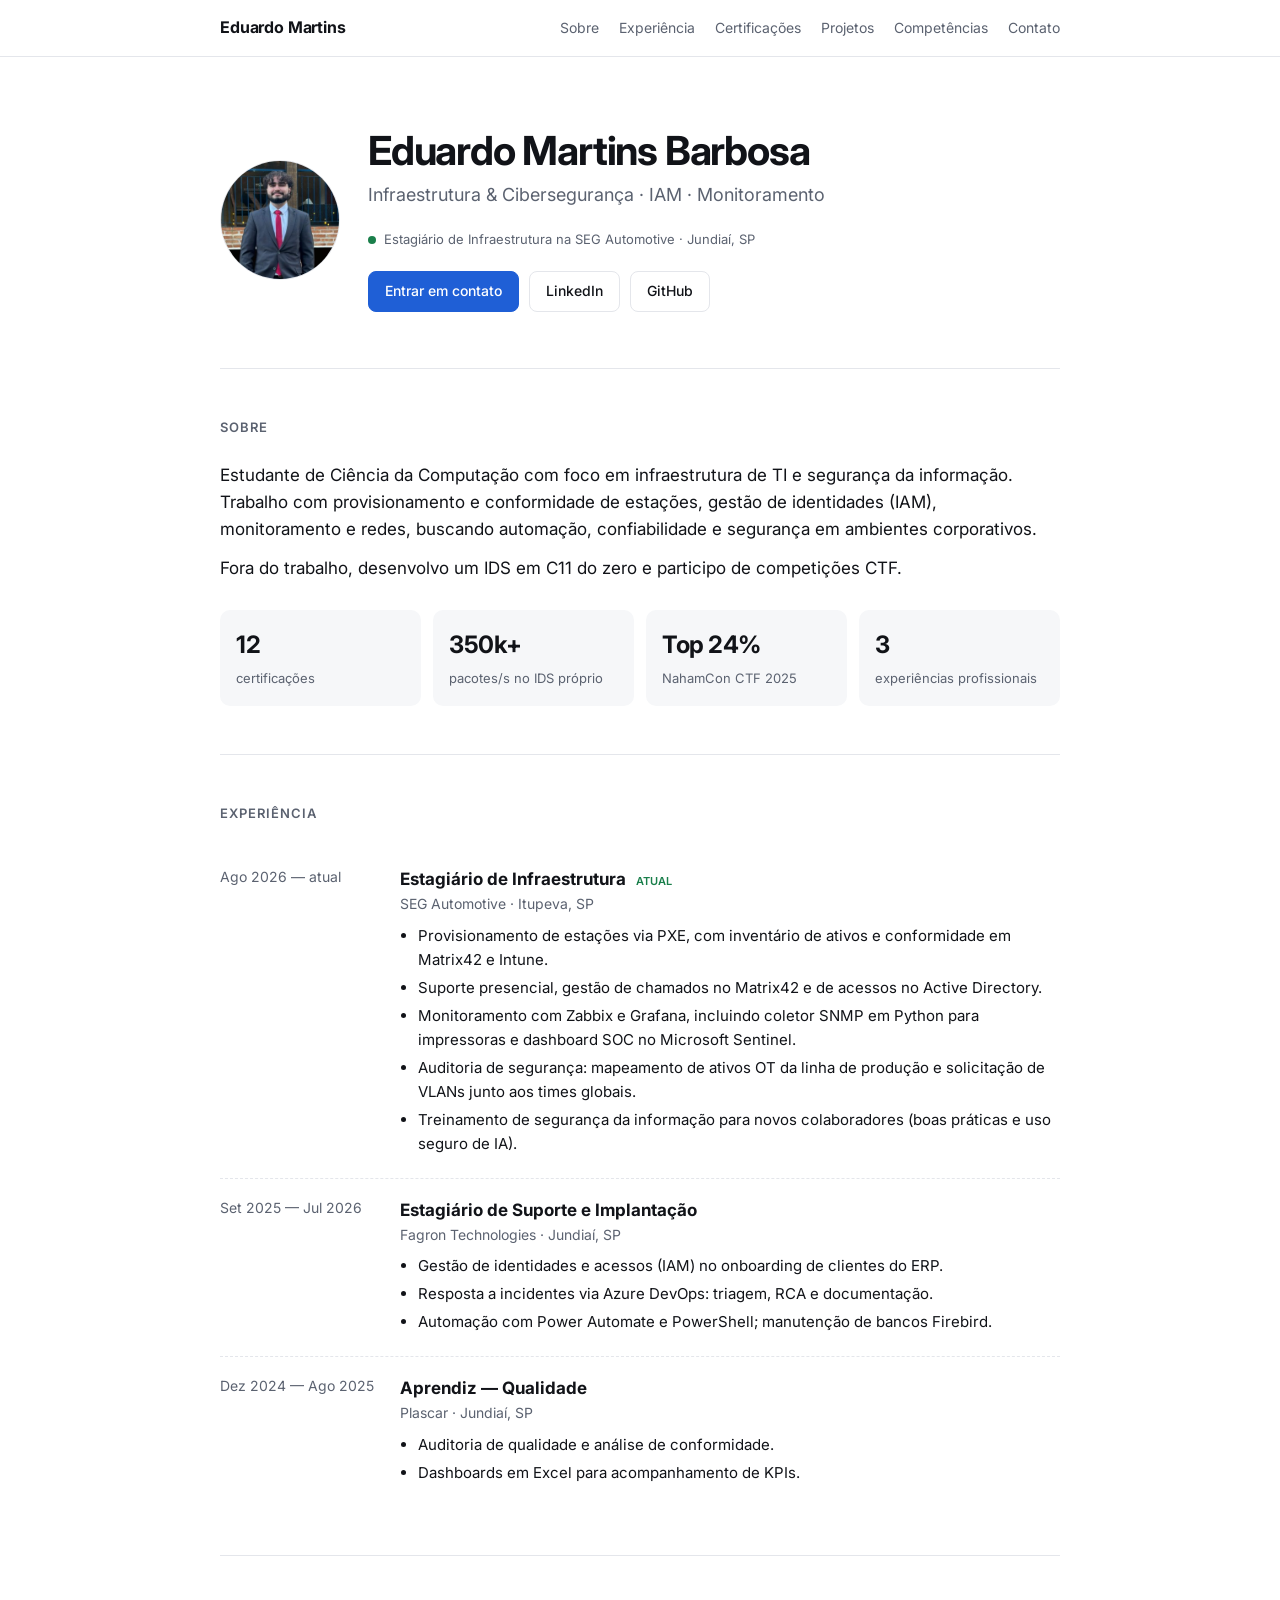
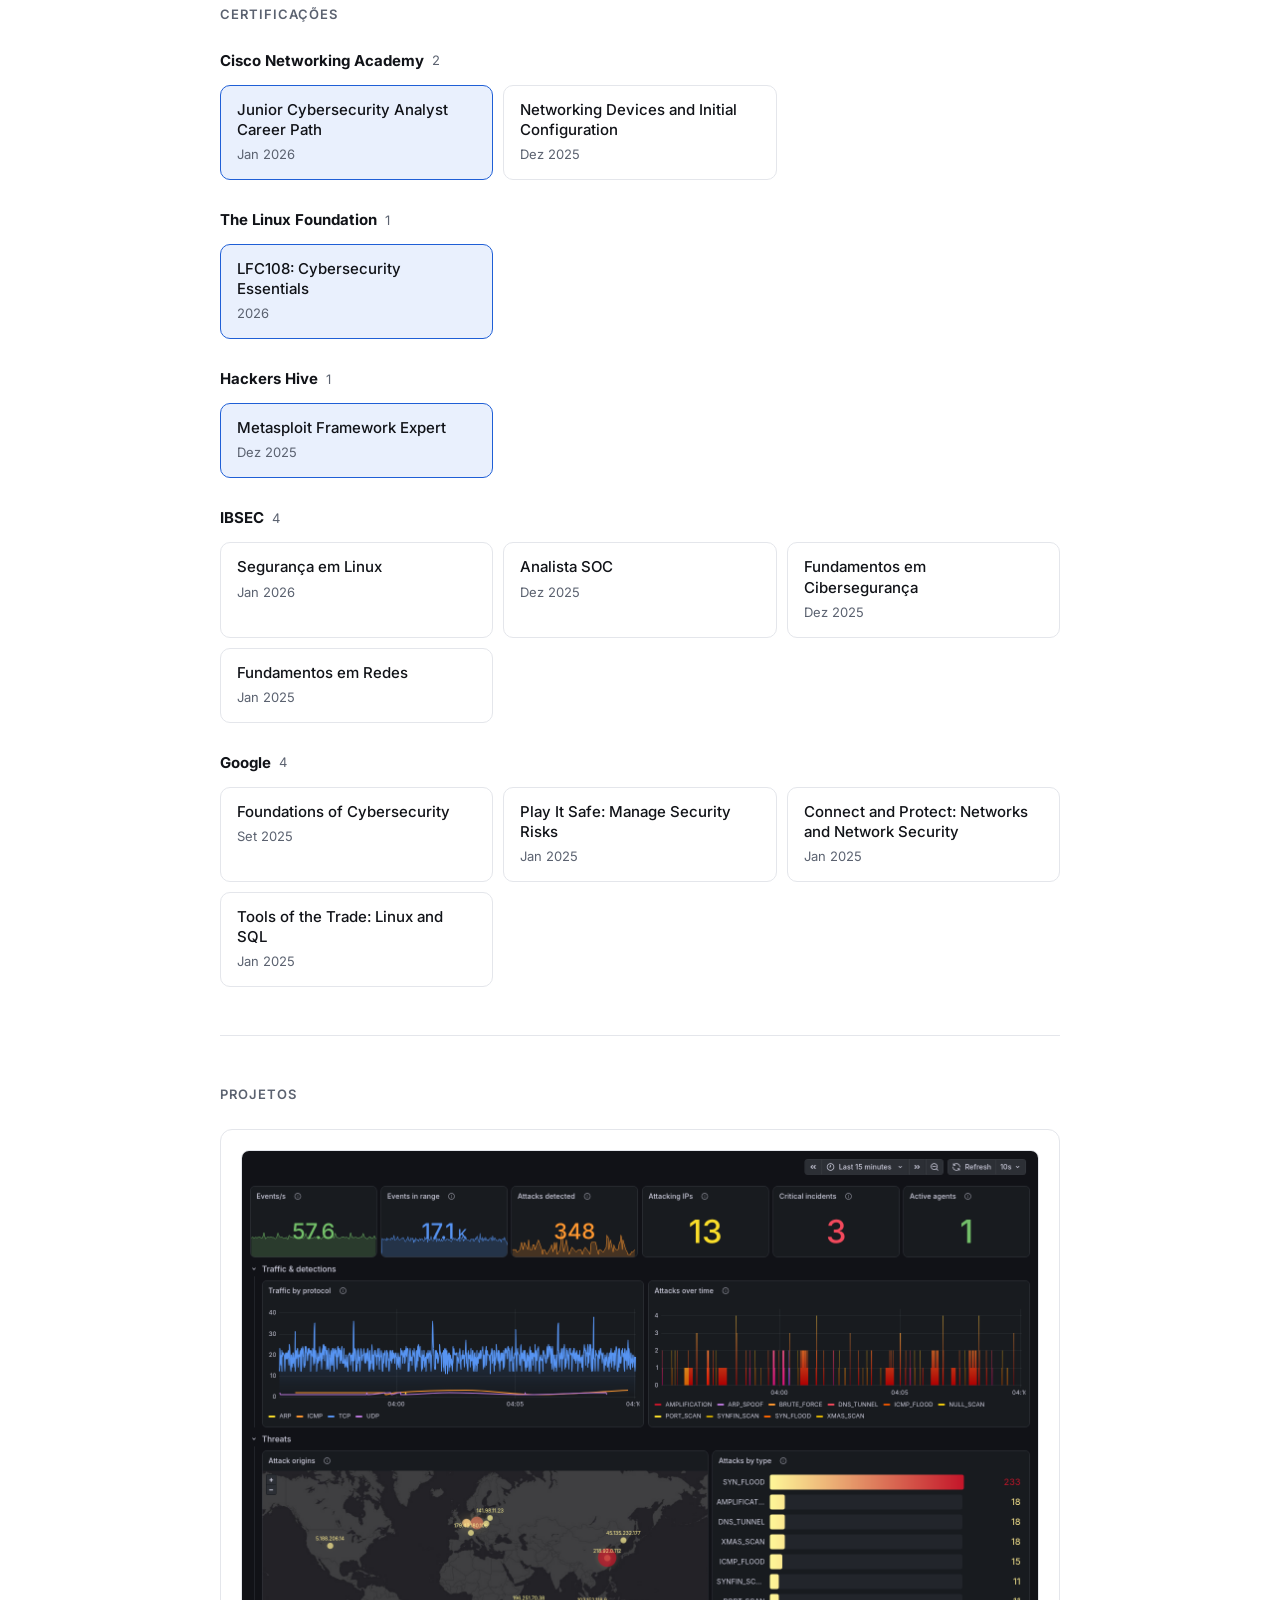
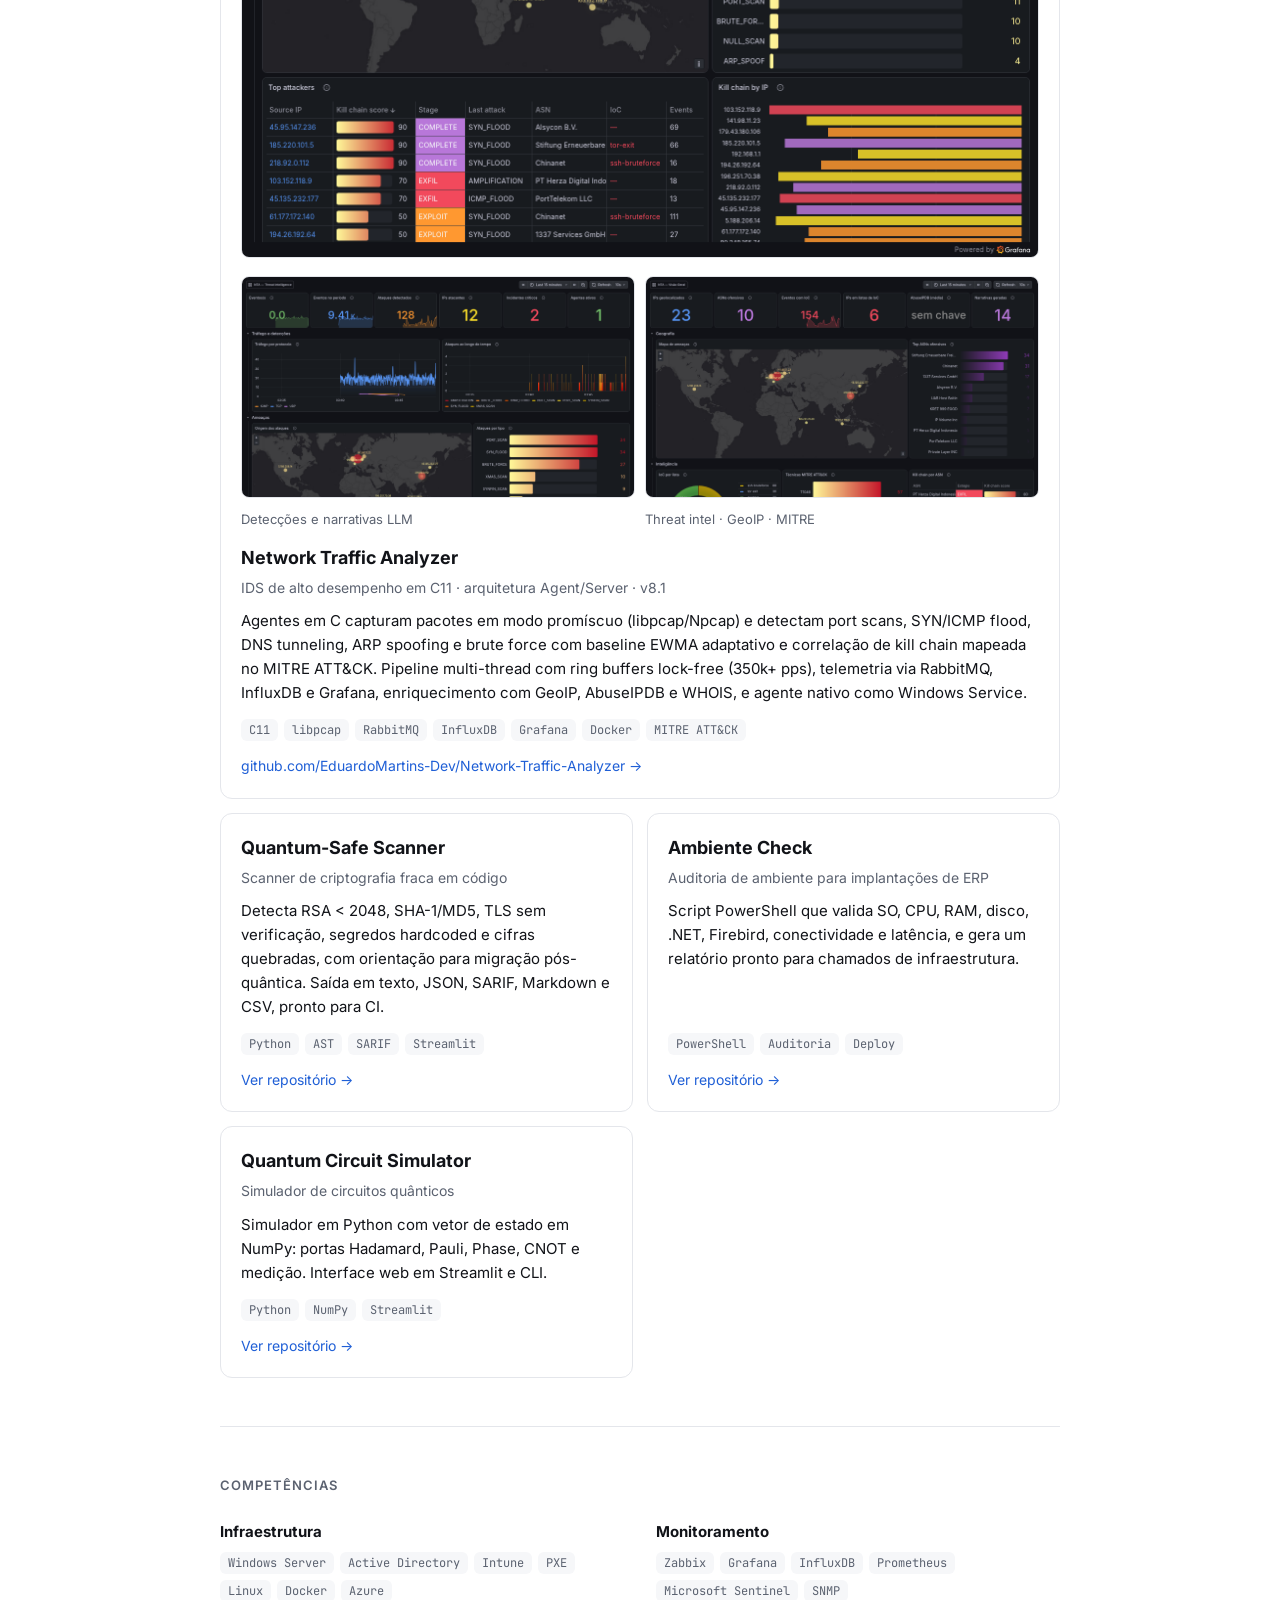
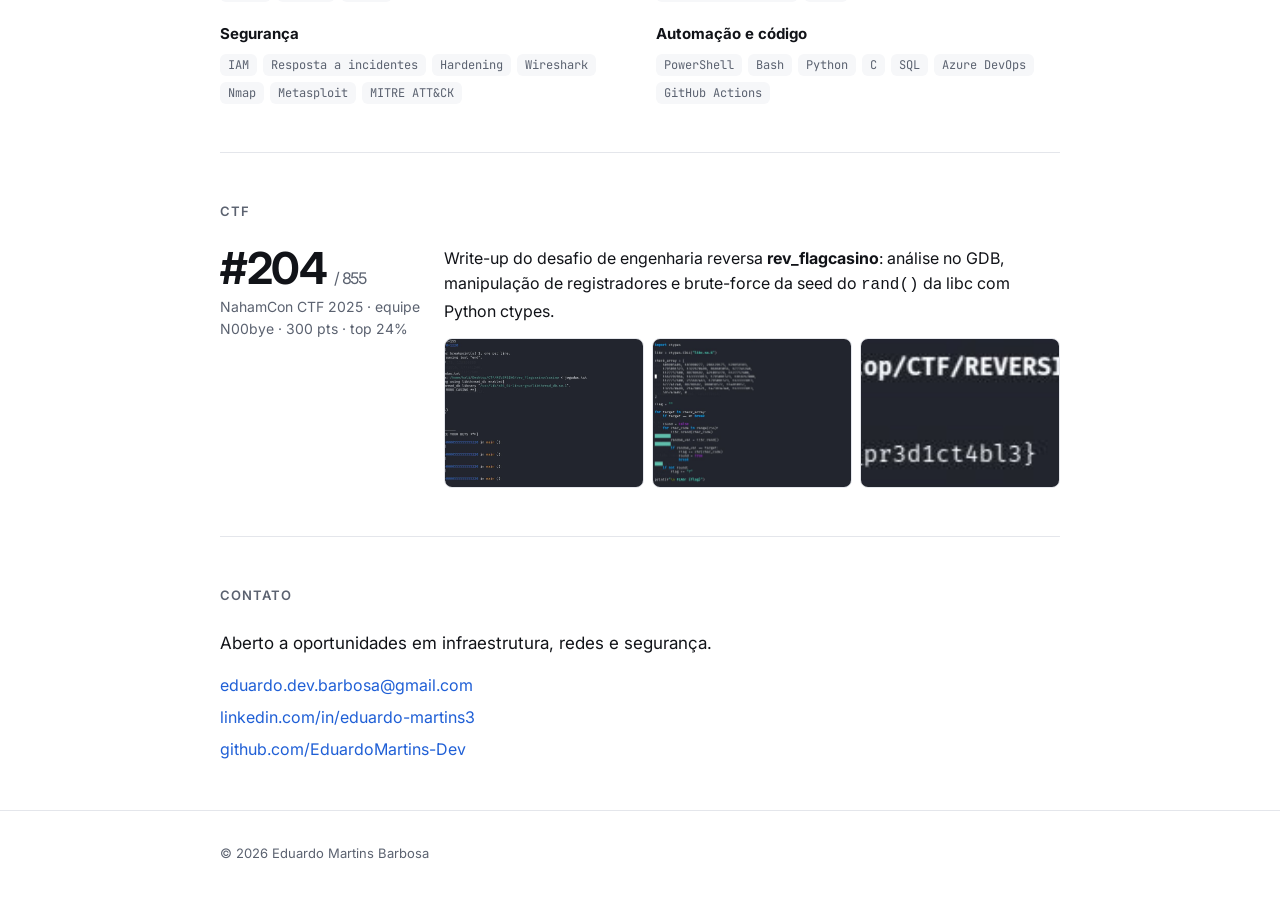
<file: index.html>
<!DOCTYPE html>
<html lang="pt-BR">
<head>
<meta charset="UTF-8">
<meta name="viewport" content="width=device-width, initial-scale=1">
<title>Eduardo Martins Barbosa — Infraestrutura & Segurança</title>
<meta name="description" content="Portfólio de Eduardo Martins Barbosa: infraestrutura, IAM, monitoramento e cibersegurança.">
<link rel="preconnect" href="https://fonts.googleapis.com">
<link rel="preconnect" href="https://fonts.gstatic.com" crossorigin>
<link href="https://fonts.googleapis.com/css2?family=Inter:wght@400;500;600;700&family=JetBrains+Mono:wght@400;500&display=swap" rel="stylesheet">
<style>
  :root {
    --bg: #ffffff;
    --surface: #f6f7f9;
    --text: #111318;
    --muted: #5b6270;
    --line: #e4e6eb;
    --accent: #1f5fd6;
    --accent-soft: #e9f0fd;
    --ok: #1a7f4b;
  }
  @media (prefers-color-scheme: dark) {
    :root {
      --bg: #0e1014;
      --surface: #161920;
      --text: #e8eaef;
      --muted: #9aa1ae;
      --line: #262a33;
      --accent: #6b9cff;
      --accent-soft: #1a2438;
      --ok: #4cc38a;
    }
  }
  * { box-sizing: border-box; }
  html { scroll-behavior: smooth; }
  body {
    margin: 0; background: var(--bg); color: var(--text);
    font: 16px/1.6 'Inter', system-ui, sans-serif;
    -webkit-font-smoothing: antialiased;
  }
  a { color: var(--accent); text-decoration: none; }
  a:hover { text-decoration: underline; }
  .wrap { max-width: 880px; margin: 0 auto; padding: 0 20px; }

  /* Nav */
  header.nav {
    position: sticky; top: 0; z-index: 10;
    background: color-mix(in srgb, var(--bg) 88%, transparent);
    backdrop-filter: blur(8px);
    border-bottom: 1px solid var(--line);
  }
  header.nav .wrap { display: flex; justify-content: space-between; align-items: center; height: 56px; gap: 16px; }
  .brand { font-weight: 700; color: var(--text); letter-spacing: -0.01em; }
  nav.links { display: flex; gap: 20px; font-size: 14px; overflow-x: auto; }
  nav.links a { color: var(--muted); white-space: nowrap; }
  nav.links a:hover { color: var(--text); text-decoration: none; }

  /* Hero */
  .hero { display: grid; grid-template-columns: 120px 1fr; gap: 28px; align-items: center; padding: 72px 0 56px; }
  .hero img { width: 120px; height: 120px; border-radius: 50%; object-fit: cover; border: 1px solid var(--line); }
  .hero h1 { font-size: 40px; line-height: 1.1; letter-spacing: -0.03em; margin: 0 0 8px; }
  .hero .role { font-size: 18px; color: var(--muted); margin: 0 0 16px; }
  .status { display: inline-flex; align-items: center; gap: 8px; font-size: 13px; color: var(--muted); }
  .status::before { content: ""; width: 8px; height: 8px; border-radius: 50%; background: var(--ok); }
  .hero .actions { display: flex; flex-wrap: wrap; gap: 10px; margin-top: 20px; }
  .btn {
    display: inline-block; padding: 8px 16px; border-radius: 8px; font-size: 14px; font-weight: 500;
    border: 1px solid var(--line); color: var(--text); background: var(--bg);
  }
  .btn:hover { border-color: var(--accent); text-decoration: none; }
  .btn.primary { background: var(--accent); border-color: var(--accent); color: #fff; }
  @media (prefers-color-scheme: dark) { .btn.primary { color: #0e1014; } }

  /* Sections */
  section { padding: 48px 0; border-top: 1px solid var(--line); }
  section h2 {
    font-size: 13px; font-weight: 600; text-transform: uppercase; letter-spacing: 0.08em;
    color: var(--muted); margin: 0 0 24px;
  }
  .lead { font-size: 17px; margin: 0; }
  .lead + .lead { margin-top: 12px; }

  /* Highlights */
  .stats { display: grid; grid-template-columns: repeat(4, 1fr); gap: 12px; margin-top: 28px; }
  .stat { background: var(--surface); border-radius: 10px; padding: 16px; }
  .stat b { display: block; font-size: 24px; letter-spacing: -0.02em; }
  .stat span { font-size: 13px; color: var(--muted); }

  /* Timeline */
  .job { display: grid; grid-template-columns: 160px 1fr; gap: 20px; padding: 18px 0; }
  .job + .job { border-top: 1px dashed var(--line); }
  .job .when { font-size: 14px; color: var(--muted); }
  .job h3 { margin: 0; font-size: 17px; }
  .job .org { color: var(--muted); font-size: 14px; margin-bottom: 8px; }
  .job ul { margin: 0; padding-left: 18px; color: var(--text); font-size: 15px; }
  .job li { margin: 4px 0; }
  .tag-now { font-size: 11px; font-weight: 600; color: var(--ok); margin-left: 6px; }

  /* Certifications */
  .cert-group { margin-bottom: 28px; }
  .cert-group:last-child { margin-bottom: 0; }
  .cert-group h3 { font-size: 15px; margin: 0 0 12px; display: flex; align-items: center; gap: 8px; }
  .cert-group h3 small { font-weight: 400; color: var(--muted); font-size: 13px; }
  .certs { display: grid; grid-template-columns: repeat(auto-fill, minmax(240px, 1fr)); gap: 10px; }
  .cert {
    border: 1px solid var(--line); border-radius: 10px; padding: 14px 16px;
    display: flex; flex-direction: column; gap: 4px;
  }
  .cert .name { font-weight: 500; font-size: 15px; line-height: 1.35; }
  .cert .date { font-size: 13px; color: var(--muted); }
  .cert.featured { border-color: var(--accent); background: var(--accent-soft); }

  /* Projects */
  .projects { display: grid; grid-template-columns: 1fr 1fr; gap: 14px; }
  .project {
    border: 1px solid var(--line); border-radius: 12px; padding: 20px;
    display: flex; flex-direction: column;
  }
  .project.wide { grid-column: 1 / -1; }
  .project h3 { margin: 0 0 4px; font-size: 18px; }
  .project .sub { color: var(--muted); font-size: 14px; margin-bottom: 10px; }
  .project p { margin: 0 0 14px; font-size: 15px; }
  .project img { width: 100%; border-radius: 8px; border: 1px solid var(--line); margin-bottom: 14px; }
  .nta-more { display: grid; grid-template-columns: 1fr 1fr; gap: 10px; margin: -4px 0 14px; }
  .nta-more a { display: block; color: var(--muted); font-size: 13px; }
  .nta-more img { aspect-ratio: 16 / 9; object-fit: cover; object-position: top; margin-bottom: 6px; }
  .chips { display: flex; flex-wrap: wrap; gap: 6px; margin-top: auto; }
  .chip {
    font: 12px/1 'JetBrains Mono', monospace; padding: 5px 8px; border-radius: 6px;
    background: var(--surface); color: var(--muted);
  }
  .project .repo { margin-top: 14px; font-size: 14px; }

  /* Skills */
  .skills { display: grid; grid-template-columns: repeat(2, 1fr); gap: 20px 32px; }
  .skills h3 { font-size: 15px; margin: 0 0 8px; }

  /* CTF */
  .ctf { display: grid; grid-template-columns: 200px 1fr; gap: 24px; align-items: start; }
  .ctf .rank { font-size: 44px; font-weight: 700; letter-spacing: -0.03em; line-height: 1; }
  .ctf .rank small { font-size: 16px; color: var(--muted); font-weight: 400; }
  .ctf .meta { font-size: 14px; color: var(--muted); margin-top: 6px; }
  .shots { display: grid; grid-template-columns: repeat(3, 1fr); gap: 8px; margin-top: 14px; }
  .shots img { width: 100%; aspect-ratio: 4 / 3; object-fit: cover; border-radius: 8px; border: 1px solid var(--line); display: block; }

  /* Contact */
  .contact-list { display: flex; flex-direction: column; gap: 6px; font-size: 16px; }
  footer { padding: 32px 0 48px; color: var(--muted); font-size: 13px; border-top: 1px solid var(--line); }

  @media (max-width: 720px) {
    nav.links { display: none; }
    .hero { grid-template-columns: 1fr; gap: 20px; padding: 48px 0 40px; }
    .hero img { width: 96px; height: 96px; }
    .hero h1 { font-size: 32px; }
    .stats { grid-template-columns: repeat(2, 1fr); }
    .job { grid-template-columns: 1fr; gap: 4px; }
    .projects, .skills, .ctf { grid-template-columns: 1fr; }
  }
</style>
</head>
<body>

<header class="nav">
  <div class="wrap">
    <a class="brand" href="#top">Eduardo Martins</a>
    <nav class="links">
      <a href="#sobre">Sobre</a>
      <a href="#experiencia">Experiência</a>
      <a href="#certificacoes">Certificações</a>
      <a href="#projetos">Projetos</a>
      <a href="#competencias">Competências</a>
      <a href="#contato">Contato</a>
    </nav>
  </div>
</header>

<main class="wrap" id="top">

  <div class="hero">
    <img src="img/profile.jpeg" alt="Foto de Eduardo Martins Barbosa">
    <div>
      <h1>Eduardo Martins Barbosa</h1>
      <p class="role">Infraestrutura &amp; Cibersegurança · IAM · Monitoramento</p>
      <span class="status">Estagiário de Infraestrutura na SEG Automotive · Jundiaí, SP</span>
      <div class="actions">
        <a class="btn primary" href="mailto:eduardo.dev.barbosa@gmail.com">Entrar em contato</a>
        <a class="btn" href="https://linkedin.com/in/eduardo-martins3" target="_blank" rel="noopener">LinkedIn</a>
        <a class="btn" href="https://github.com/EduardoMartins-Dev" target="_blank" rel="noopener">GitHub</a>
      </div>
    </div>
  </div>

  <section id="sobre">
    <h2>Sobre</h2>
    <p class="lead">Estudante de Ciência da Computação com foco em infraestrutura de TI e segurança da informação. Trabalho com provisionamento e conformidade de estações, gestão de identidades (IAM), monitoramento e redes, buscando automação, confiabilidade e segurança em ambientes corporativos.</p>
    <p class="lead">Fora do trabalho, desenvolvo um IDS em C11 do zero e participo de competições CTF.</p>
    <div class="stats">
      <div class="stat"><b>12</b><span>certificações</span></div>
      <div class="stat"><b>350k+</b><span>pacotes/s no IDS próprio</span></div>
      <div class="stat"><b>Top 24%</b><span>NahamCon CTF 2025</span></div>
      <div class="stat"><b>3</b><span>experiências profissionais</span></div>
    </div>
  </section>

  <section id="experiencia">
    <h2>Experiência</h2>

    <div class="job">
      <div class="when">Ago 2026 — atual</div>
      <div>
        <h3>Estagiário de Infraestrutura <span class="tag-now">ATUAL</span></h3>
        <div class="org">SEG Automotive · Itupeva, SP</div>
        <ul>
          <li>Provisionamento de estações via PXE, com inventário de ativos e conformidade em Matrix42 e Intune.</li>
          <li>Suporte presencial, gestão de chamados no Matrix42 e de acessos no Active Directory.</li>
          <li>Monitoramento com Zabbix e Grafana, incluindo coletor SNMP em Python para impressoras e dashboard SOC no Microsoft Sentinel.</li>
          <li>Auditoria de segurança: mapeamento de ativos OT da linha de produção e solicitação de VLANs junto aos times globais.</li>
          <li>Treinamento de segurança da informação para novos colaboradores (boas práticas e uso seguro de IA).</li>
        </ul>
      </div>
    </div>

    <div class="job">
      <div class="when">Set 2025 — Jul 2026</div>
      <div>
        <h3>Estagiário de Suporte e Implantação</h3>
        <div class="org">Fagron Technologies · Jundiaí, SP</div>
        <ul>
          <li>Gestão de identidades e acessos (IAM) no onboarding de clientes do ERP.</li>
          <li>Resposta a incidentes via Azure DevOps: triagem, RCA e documentação.</li>
          <li>Automação com Power Automate e PowerShell; manutenção de bancos Firebird.</li>
        </ul>
      </div>
    </div>

    <div class="job">
      <div class="when">Dez 2024 — Ago 2025</div>
      <div>
        <h3>Aprendiz — Qualidade</h3>
        <div class="org">Plascar · Jundiaí, SP</div>
        <ul>
          <li>Auditoria de qualidade e análise de conformidade.</li>
          <li>Dashboards em Excel para acompanhamento de KPIs.</li>
        </ul>
      </div>
    </div>
  </section>

  <section id="certificacoes">
    <h2>Certificações</h2>

    <div class="cert-group">
      <h3>Cisco Networking Academy <small>2</small></h3>
      <div class="certs">
        <div class="cert featured"><span class="name">Junior Cybersecurity Analyst Career Path</span><span class="date">Jan 2026</span></div>
        <div class="cert"><span class="name">Networking Devices and Initial Configuration</span><span class="date">Dez 2025</span></div>
      </div>
    </div>

    <div class="cert-group">
      <h3>The Linux Foundation <small>1</small></h3>
      <div class="certs">
        <div class="cert featured"><span class="name">LFC108: Cybersecurity Essentials</span><span class="date">2026</span></div>
      </div>
    </div>

    <div class="cert-group">
      <h3>Hackers Hive <small>1</small></h3>
      <div class="certs">
        <div class="cert featured"><span class="name">Metasploit Framework Expert</span><span class="date">Dez 2025</span></div>
      </div>
    </div>

    <div class="cert-group">
      <h3>IBSEC <small>4</small></h3>
      <div class="certs">
        <div class="cert"><span class="name">Segurança em Linux</span><span class="date">Jan 2026</span></div>
        <div class="cert"><span class="name">Analista SOC</span><span class="date">Dez 2025</span></div>
        <div class="cert"><span class="name">Fundamentos em Cibersegurança</span><span class="date">Dez 2025</span></div>
        <div class="cert"><span class="name">Fundamentos em Redes</span><span class="date">Jan 2025</span></div>
      </div>
    </div>

    <div class="cert-group">
      <h3>Google <small>4</small></h3>
      <div class="certs">
        <div class="cert"><span class="name">Foundations of Cybersecurity</span><span class="date">Set 2025</span></div>
        <div class="cert"><span class="name">Play It Safe: Manage Security Risks</span><span class="date">Jan 2025</span></div>
        <div class="cert"><span class="name">Connect and Protect: Networks and Network Security</span><span class="date">Jan 2025</span></div>
        <div class="cert"><span class="name">Tools of the Trade: Linux and SQL</span><span class="date">Jan 2025</span></div>
      </div>
    </div>
  </section>

  <section id="projetos">
    <h2>Projetos</h2>
    <div class="projects">
      <article class="project wide">
        <a href="img/nta/dashboard-overview.png" target="_blank" rel="noopener"><img src="img/nta/dashboard-overview.png" alt="Dashboard Grafana do NTA: tráfego, ataques detectados, mapa de origens e kill chain por IP"></a>
        <div class="nta-more">
          <a href="img/nta/dashboard-deteccoes.png" target="_blank" rel="noopener"><img src="img/nta/dashboard-deteccoes.png" alt="Painel de detecções e narrativas de incidente geradas por LLM"><span>Detecções e narrativas LLM</span></a>
          <a href="img/nta/dashboard-threat-intel.png" target="_blank" rel="noopener"><img src="img/nta/dashboard-threat-intel.png" alt="Painel de threat intelligence: GeoIP, ASNs, IoC e técnicas MITRE ATT&amp;CK"><span>Threat intel · GeoIP · MITRE</span></a>
        </div>
        <h3>Network Traffic Analyzer</h3>
        <div class="sub">IDS de alto desempenho em C11 · arquitetura Agent/Server · v8.1</div>
        <p>Agentes em C capturam pacotes em modo promíscuo (libpcap/Npcap) e detectam port scans, SYN/ICMP flood, DNS tunneling, ARP spoofing e brute force com baseline EWMA adaptativo e correlação de kill chain mapeada no MITRE ATT&amp;CK. Pipeline multi-thread com ring buffers lock-free (350k+ pps), telemetria via RabbitMQ, InfluxDB e Grafana, enriquecimento com GeoIP, AbuseIPDB e WHOIS, e agente nativo como Windows Service.</p>
        <div class="chips"><span class="chip">C11</span><span class="chip">libpcap</span><span class="chip">RabbitMQ</span><span class="chip">InfluxDB</span><span class="chip">Grafana</span><span class="chip">Docker</span><span class="chip">MITRE ATT&amp;CK</span></div>
        <a class="repo" href="https://github.com/EduardoMartins-Dev/Network-Traffic-Analyzer" target="_blank" rel="noopener">github.com/EduardoMartins-Dev/Network-Traffic-Analyzer →</a>
      </article>

      <article class="project">
        <h3>Quantum-Safe Scanner</h3>
        <div class="sub">Scanner de criptografia fraca em código</div>
        <p>Detecta RSA &lt; 2048, SHA-1/MD5, TLS sem verificação, segredos hardcoded e cifras quebradas, com orientação para migração pós-quântica. Saída em texto, JSON, SARIF, Markdown e CSV, pronto para CI.</p>
        <div class="chips"><span class="chip">Python</span><span class="chip">AST</span><span class="chip">SARIF</span><span class="chip">Streamlit</span></div>
        <a class="repo" href="https://github.com/EduardoMartins-Dev/quantum-safe-scanner" target="_blank" rel="noopener">Ver repositório →</a>
      </article>

      <article class="project">
        <h3>Ambiente Check</h3>
        <div class="sub">Auditoria de ambiente para implantações de ERP</div>
        <p>Script PowerShell que valida SO, CPU, RAM, disco, .NET, Firebird, conectividade e latência, e gera um relatório pronto para chamados de infraestrutura.</p>
        <div class="chips"><span class="chip">PowerShell</span><span class="chip">Auditoria</span><span class="chip">Deploy</span></div>
        <a class="repo" href="https://github.com/EduardoMartins-Dev/ambiente-check" target="_blank" rel="noopener">Ver repositório →</a>
      </article>

      <article class="project">
        <h3>Quantum Circuit Simulator</h3>
        <div class="sub">Simulador de circuitos quânticos</div>
        <p>Simulador em Python com vetor de estado em NumPy: portas Hadamard, Pauli, Phase, CNOT e medição. Interface web em Streamlit e CLI.</p>
        <div class="chips"><span class="chip">Python</span><span class="chip">NumPy</span><span class="chip">Streamlit</span></div>
        <a class="repo" href="https://github.com/EduardoMartins-Dev/Quantum-Simulator" target="_blank" rel="noopener">Ver repositório →</a>
      </article>
    </div>
  </section>

  <section id="competencias">
    <h2>Competências</h2>
    <div class="skills">
      <div>
        <h3>Infraestrutura</h3>
        <div class="chips"><span class="chip">Windows Server</span><span class="chip">Active Directory</span><span class="chip">Intune</span><span class="chip">PXE</span><span class="chip">Linux</span><span class="chip">Docker</span><span class="chip">Azure</span></div>
      </div>
      <div>
        <h3>Monitoramento</h3>
        <div class="chips"><span class="chip">Zabbix</span><span class="chip">Grafana</span><span class="chip">InfluxDB</span><span class="chip">Prometheus</span><span class="chip">Microsoft Sentinel</span><span class="chip">SNMP</span></div>
      </div>
      <div>
        <h3>Segurança</h3>
        <div class="chips"><span class="chip">IAM</span><span class="chip">Resposta a incidentes</span><span class="chip">Hardening</span><span class="chip">Wireshark</span><span class="chip">Nmap</span><span class="chip">Metasploit</span><span class="chip">MITRE ATT&amp;CK</span></div>
      </div>
      <div>
        <h3>Automação e código</h3>
        <div class="chips"><span class="chip">PowerShell</span><span class="chip">Bash</span><span class="chip">Python</span><span class="chip">C</span><span class="chip">SQL</span><span class="chip">Azure DevOps</span><span class="chip">GitHub Actions</span></div>
      </div>
    </div>
  </section>

  <section id="ctf">
    <h2>CTF</h2>
    <div class="ctf">
      <div>
        <div class="rank">#204 <small>/ 855</small></div>
        <div class="meta">NahamCon CTF 2025 · equipe N00bye · 300 pts · top 24%</div>
      </div>
      <div>
        <p style="margin:0">Write-up do desafio de engenharia reversa <b>rev_flagcasino</b>: análise no GDB, manipulação de registradores e brute-force da seed do <code>rand()</code> da libc com Python ctypes.</p>
        <div class="shots">
          <a href="img/ctf/gdb.jpeg" target="_blank" rel="noopener"><img src="img/ctf/gdb.jpeg" alt="Sessão GDB"></a>
          <a href="img/ctf/solver.jpeg" target="_blank" rel="noopener"><img src="img/ctf/solver.jpeg" alt="Script solver"></a>
          <a href="img/ctf/flag.jpeg" target="_blank" rel="noopener"><img src="img/ctf/flag.jpeg" alt="Flag capturada"></a>
        </div>
      </div>
    </div>
  </section>

  <section id="contato">
    <h2>Contato</h2>
    <p class="lead" style="margin-bottom:16px">Aberto a oportunidades em infraestrutura, redes e segurança.</p>
    <div class="contact-list">
      <a href="mailto:eduardo.dev.barbosa@gmail.com">eduardo.dev.barbosa@gmail.com</a>
      <a href="https://linkedin.com/in/eduardo-martins3" target="_blank" rel="noopener">linkedin.com/in/eduardo-martins3</a>
      <a href="https://github.com/EduardoMartins-Dev" target="_blank" rel="noopener">github.com/EduardoMartins-Dev</a>
    </div>
  </section>

</main>

<footer>
  <div class="wrap">© 2026 Eduardo Martins Barbosa</div>
</footer>

</body>
</html>
</file>
